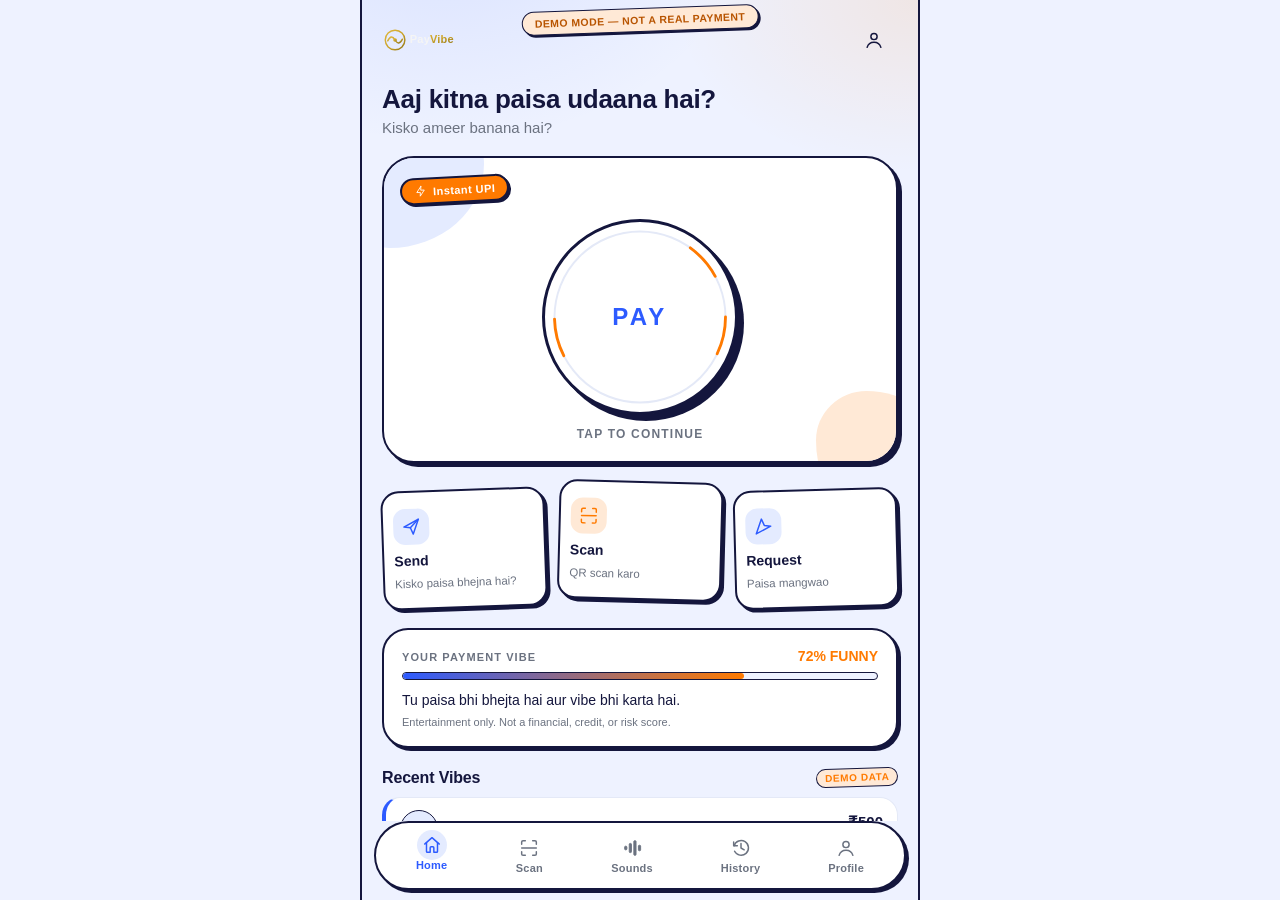
<file: index.html>
<!DOCTYPE html>
<html lang="en">
<head>
<meta charset="UTF-8">
<meta name="viewport" content="width=device-width, initial-scale=1.0, maximum-scale=1.0, user-scalable=no, viewport-fit=cover">
<meta name="theme-color" content="#EEF2FF">
<meta name="description" content="PayVibe — UPI, but not boring.">
<title>PayVibe — UPI, but not boring.</title>
<link rel="manifest" href="manifest.json">
<link rel="icon" type="image/svg+xml" href="assets/logo/payvibe-icon.svg">
<link rel="apple-touch-icon" href="assets/logo/payvibe-icon.svg">
<link rel="stylesheet" href="styles.css">
</head>
<body>

<!-- ===================== SPLASH ===================== -->
<div id="splash" class="splash">
  <img src="assets/logo/payvibe-icon.svg" alt="" class="splash-icon">
  <span class="splash-word">Pay<span class="splash-word-accent">Vibe</span></span>
</div>

<div id="app" class="app">

  <!-- ===================== TOP APP BAR ===================== -->
  <header class="topbar">
    <img class="topbar-logo" src="assets/logo/payvibe-logo.svg" alt="PayVibe">
    <button class="icon-btn" data-nav="profile" aria-label="Profile">
      <svg class="icon"><use href="#icon-profile"/></svg>
    </button>
  </header>

  <!-- ===================== MAIN SCROLL AREA ===================== -->
  <main class="screens" id="screens">

    <!-- ---------- HOME ---------- -->
    <section class="screen active" data-screen="home" id="screen-home">
      <div class="screen-inner">

        <div class="home-heading">
          <h1 id="home-title">Aaj kitna paisa udaana hai?</h1>
          <p id="home-subtitle">Chalo vibe karte hain.</p>
        </div>

        <div class="hero-panel">
          <span class="hero-blob hero-blob-a"></span>
          <span class="hero-blob hero-blob-b"></span>
          <span class="hero-sticker">
            <svg class="icon"><use href="#icon-bolt"/></svg> Instant UPI
          </span>

          <div class="pay-dial-wrap">
            <button class="pay-dial" id="pay-dial-btn" aria-label="Tap to pay">
              <svg class="pay-ring" viewBox="0 0 200 200">
                <circle class="pay-ring-track" cx="100" cy="100" r="90" fill="none"/>
                <circle class="pay-ring-glow" cx="100" cy="100" r="90" fill="none"/>
              </svg>
              <span class="pay-dial-label">PAY</span>
            </button>
            <p class="pay-dial-hint">Tap to continue</p>
          </div>
        </div>

        <div class="action-grid">
          <button class="action-card" data-nav="send">
            <span class="action-icon"><svg class="icon"><use href="#icon-send"/></svg></span>
            <span class="action-name">Send</span>
            <span class="action-copy">Kisko paisa bhejna hai?</span>
          </button>
          <button class="action-card" data-nav="scan">
            <span class="action-icon"><svg class="icon"><use href="#icon-scan"/></svg></span>
            <span class="action-name">Scan</span>
            <span class="action-copy">QR scan karo</span>
          </button>
          <button class="action-card" data-nav="request">
            <span class="action-icon"><svg class="icon"><use href="#icon-request"/></svg></span>
            <span class="action-name">Request</span>
            <span class="action-copy">Paisa mangwao</span>
          </button>
        </div>

        <div class="vibe-card">
          <div class="vibe-card-top">
            <span class="vibe-label">YOUR PAYMENT VIBE</span>
            <span class="vibe-score">72% FUNNY</span>
          </div>
          <div class="vibe-bar"><div class="vibe-bar-fill" style="width:72%"></div></div>
          <p class="vibe-copy">Tu paisa bhi bhejta hai aur vibe bhi karta hai.</p>
          <p class="vibe-disclaimer">Entertainment only. Not a financial, credit, or risk score.</p>
        </div>

        <div class="section-block">
          <div class="section-head">
            <h2>Recent Vibes</h2>
            <span class="demo-tag">DEMO DATA</span>
          </div>
          <div class="tx-list" id="recent-list"></div>
        </div>

      </div>
    </section>

    <!-- ---------- SEND ---------- -->
    <section class="screen" data-screen="send" id="screen-send">
      <div class="screen-inner">
        <div class="sub-header">
          <button class="icon-btn" data-back><svg class="icon"><use href="#icon-back"/></svg></button>
          <h1 id="send-heading">Kisko ameer banana hai?</h1>
        </div>

        <form id="send-form" class="form" novalidate>
          <label class="field">
            <span class="field-label">UPI ID</span>
            <input type="text" id="upi-id" placeholder="name@bank" autocomplete="off" autocapitalize="off" spellcheck="false" required>
            <span class="field-error" id="upi-id-error"></span>
          </label>

          <label class="field">
            <span class="field-label" id="send-amount-label">Amount</span>
            <div class="amount-input">
              <span class="rupee">₹</span>
              <input type="number" id="amount" inputmode="decimal" min="1" step="0.01" placeholder="0" required>
            </div>
            <span class="field-error" id="amount-error"></span>
          </label>

          <div class="quick-amounts">
            <button type="button" class="chip" data-amt="100">₹100</button>
            <button type="button" class="chip" data-amt="200">₹200</button>
            <button type="button" class="chip" data-amt="500">₹500</button>
            <button type="button" class="chip" data-amt="1000">₹1000</button>
          </div>

          <label class="field">
            <span class="field-label">Note</span>
            <input type="text" id="note" placeholder="Add a note (optional)" maxlength="60">
          </label>

          <button type="submit" class="btn-primary btn-lg">UDA DO</button>
        </form>
      </div>
    </section>

    <!-- ---------- SCAN ---------- -->
    <section class="screen" data-screen="scan" id="screen-scan">
      <div class="screen-inner">
        <div class="sub-header">
          <button class="icon-btn" data-back><svg class="icon"><use href="#icon-back"/></svg></button>
          <h1 id="scan-heading">QR scan karo.</h1>
        </div>

        <div class="scan-viewport" id="scan-viewport">
          <video id="scan-video" playsinline muted></video>
          <div class="scan-frame">
            <span class="corner tl"></span><span class="corner tr"></span>
            <span class="corner bl"></span><span class="corner br"></span>
          </div>
          <div class="scan-fallback" id="scan-fallback" hidden>
            <svg class="icon icon-lg"><use href="#icon-scan"/></svg>
            <p id="scan-fallback-msg">Camera access nahi mil raha.</p>
            <p class="scan-fallback-sub">QR image upload karke try karo.</p>
          </div>
        </div>

        <div class="scan-actions">
          <label class="btn-secondary" for="scan-upload-input">
            <svg class="icon"><use href="#icon-scan"/></svg> Upload QR image
          </label>
          <input type="file" id="scan-upload-input" accept="image/*" hidden>
          <button class="btn-secondary" id="scan-demo-btn">Try a demo QR</button>
        </div>

        <p class="scan-hint">Point the camera at any UPI QR code.</p>

        <div class="manual-entry" id="scan-manual-entry" hidden>
          <label class="field">
            <span class="field-label">Or paste a UPI payment link / ID</span>
            <input type="text" id="scan-manual-input" placeholder="upi://pay?pa=name@bank... or name@bank" autocomplete="off" autocapitalize="off" spellcheck="false">
          </label>
          <button class="btn-primary" id="scan-manual-submit">Continue</button>
        </div>
      </div>
    </section>

    <!-- ---------- SCAN RESULT (confirm) ---------- -->
    <section class="screen" data-screen="scan-confirm" id="screen-scan-confirm">
      <div class="screen-inner">
        <div class="sub-header">
          <button class="icon-btn" data-back><svg class="icon"><use href="#icon-back"/></svg></button>
          <h1>Confirm payment</h1>
        </div>
        <div class="confirm-card">
          <div class="confirm-row"><span>Merchant</span><strong id="qr-merchant">—</strong></div>
          <div class="confirm-row"><span>UPI ID</span><strong id="qr-upi">—</strong></div>
          <div class="confirm-row"><span>Amount</span><strong id="qr-amount">—</strong></div>
          <div class="confirm-row"><span>Note</span><strong id="qr-note">—</strong></div>
        </div>
        <button class="btn-primary btn-lg" id="qr-pay-btn">PAY</button>
      </div>
    </section>

    <!-- ---------- REQUEST ---------- -->
    <section class="screen" data-screen="request" id="screen-request">
      <div class="screen-inner">
        <div class="sub-header">
          <button class="icon-btn" data-back><svg class="icon"><use href="#icon-back"/></svg></button>
          <h1 id="request-heading">Kisse paise lene hain?</h1>
        </div>
        <form id="request-form" class="form" novalidate>
          <label class="field">
            <span class="field-label">Their UPI ID</span>
            <input type="text" id="req-upi-id" placeholder="name@bank" autocomplete="off" autocapitalize="off" spellcheck="false" required>
          </label>
          <label class="field">
            <span class="field-label" id="request-amount-label">Amount</span>
            <div class="amount-input">
              <span class="rupee">₹</span>
              <input type="number" id="req-amount" inputmode="decimal" min="1" step="0.01" placeholder="0" required>
            </div>
          </label>
          <label class="field">
            <span class="field-label">Note</span>
            <input type="text" id="req-note" placeholder="Kisliye chahiye bhai?" maxlength="60">
          </label>
          <button type="submit" class="btn-primary btn-lg">REQUEST BHEJO</button>
        </form>
      </div>
    </section>

    <!-- ---------- PROCESSING ---------- -->
    <section class="screen" data-screen="processing" id="screen-processing">
      <div class="screen-inner processing-inner">
        <div class="processing-ring">
          <svg viewBox="0 0 120 120"><circle cx="60" cy="60" r="52" fill="none" stroke-width="4"/></svg>
        </div>
        <p class="processing-msg" id="processing-msg">Paisa pack ho raha hai...</p>
      </div>
    </section>

    <!-- ---------- SUCCESS ---------- -->
    <section class="screen" data-screen="success" id="screen-success">
      <div class="screen-inner processing-inner">
        <div class="result-icon success-icon">
          <svg viewBox="0 0 24 24"><use href="#icon-check"/></svg>
        </div>
        <h1 id="success-title">Ho gaya bhai.</h1>
        <p class="result-sub" id="success-sub">Payment complete.</p>
        <div class="result-amount" id="success-amount">₹0</div>
        <div class="result-recipient" id="success-recipient">—</div>
        <p class="result-extra" id="success-extra"></p>
        <p class="result-note" id="success-status-note">Payment initiated. Please verify the transaction in your UPI app.</p>
        <button class="btn-secondary" id="play-sound-btn">
          <svg class="icon"><use href="#icon-sound"/></svg> Play Sound
        </button>
        <button class="btn-primary btn-lg" data-nav="home">DONE</button>
      </div>
    </section>

    <!-- ---------- FAILURE ---------- -->
    <section class="screen" data-screen="failure" id="screen-failure">
      <div class="screen-inner processing-inner">
        <div class="result-icon failure-icon">
          <svg viewBox="0 0 24 24"><use href="#icon-warning"/></svg>
        </div>
        <h1 id="failure-title">Arre yaar, payment nahi hui.</h1>
        <p class="result-sub" id="failure-sub">Thoda scene kharab ho gaya. Dobara try kar sakte ho.</p>
        <p class="result-note" id="failure-detail">—</p>
        <button class="btn-primary btn-lg" data-nav="send">DOBARA TRY KARO</button>
        <button class="btn-secondary" data-nav="home">Go home</button>
      </div>
    </section>

    <!-- ---------- SOUNDS ---------- -->
    <section class="screen" data-screen="sounds" id="screen-sounds">
      <div class="screen-inner">
        <div class="sub-header">
          <button class="icon-btn" data-back><svg class="icon"><use href="#icon-back"/></svg></button>
          <h1>Sounds</h1>
        </div>
        <p class="section-subtitle">Payment ko thoda mazedaar banao.</p>

        <div class="mode-row">
          <button class="chip chip-mode active" data-sound-mode="random">
            <svg class="icon"><use href="#icon-shuffle"/></svg> Random
          </button>
          <button class="chip chip-mode" data-sound-mode="favorite">
            <svg class="icon"><use href="#icon-favorite"/></svg> My Favorite
          </button>
          <button class="chip chip-mode" data-sound-mode="silent">Silent</button>
        </div>

        <div class="tabs" id="sound-cats">
          <button class="tab active" data-cat="all">All</button>
          <button class="tab" data-cat="funny">Funny</button>
          <button class="tab" data-cat="savage">Savage</button>
          <button class="tab" data-cat="desi">Desi</button>
          <button class="tab" data-cat="attitude">Attitude</button>
        </div>

        <div class="sound-list" id="sound-list"></div>
      </div>
    </section>

    <!-- ---------- HISTORY ---------- -->
    <section class="screen" data-screen="history" id="screen-history">
      <div class="screen-inner">
        <div class="sub-header">
          <button class="icon-btn" data-back><svg class="icon"><use href="#icon-back"/></svg></button>
          <h1>Payment History</h1>
        </div>

        <div class="search-row">
          <svg class="icon search-icon"><use href="#icon-search"/></svg>
          <input type="text" id="history-search" placeholder="Search recipient or UPI ID" autocomplete="off">
        </div>
        <div class="tabs" id="history-filters">
          <button class="tab active" data-filter="all">All</button>
          <button class="tab" data-filter="success">Successful</button>
          <button class="tab" data-filter="failed">Failed</button>
          <button class="tab" data-filter="initiated">Initiated</button>
        </div>

        <div class="tx-list" id="history-list"></div>
        <div class="empty-state" id="history-empty" hidden>
          <p>Abhi tak ek rupaya bhi nahi udaaya?</p>
        </div>
      </div>
    </section>

    <!-- ---------- TX DETAIL ---------- -->
    <section class="screen" data-screen="tx-detail" id="screen-tx-detail">
      <div class="screen-inner">
        <div class="sub-header">
          <button class="icon-btn" data-back><svg class="icon"><use href="#icon-back"/></svg></button>
          <h1>Transaction</h1>
        </div>
        <div class="confirm-card" id="tx-detail-card"></div>
      </div>
    </section>

    <!-- ---------- PROFILE ---------- -->
    <section class="screen" data-screen="profile" id="screen-profile">
      <div class="screen-inner">
        <div class="sub-header">
          <button class="icon-btn" data-back><svg class="icon"><use href="#icon-back"/></svg></button>
          <h1>Profile</h1>
        </div>

        <div class="list-menu">
          <button class="list-item" data-nav="sounds"><span>My Sound</span><span class="list-item-value" id="pv-my-sound">Random</span></button>
          <div class="list-item">
            <span>Fun Mode</span>
            <label class="switch"><input type="checkbox" id="fun-mode-toggle" checked><span class="switch-track"></span></label>
          </div>
          <button class="list-item" data-nav="personality"><span>Personality</span><span class="list-item-value" id="pv-personality">Funny</span></button>
          <button class="list-item" data-nav="settings"><span>Settings</span></button>
          <button class="list-item" data-nav="about"><span>About PayVibe</span></button>
          <button class="list-item" data-nav="about"><span>Terms</span></button>
          <button class="list-item" data-nav="about"><span>Privacy Policy</span></button>
        </div>
      </div>
    </section>

    <!-- ---------- PERSONALITY ---------- -->
    <section class="screen" data-screen="personality" id="screen-personality">
      <div class="screen-inner">
        <div class="sub-header">
          <button class="icon-btn" data-back><svg class="icon"><use href="#icon-back"/></svg></button>
          <h1>Personality</h1>
        </div>
        <p class="section-subtitle">Changes wording and sound picks. Not a full redesign.</p>
        <div class="personality-grid" id="personality-grid"></div>
      </div>
    </section>

    <!-- ---------- SETTINGS ---------- -->
    <section class="screen" data-screen="settings" id="screen-settings">
      <div class="screen-inner">
        <div class="sub-header">
          <button class="icon-btn" data-back><svg class="icon"><use href="#icon-back"/></svg></button>
          <h1>Settings</h1>
        </div>

        <div class="list-menu">
          <div class="list-item">
            <span>Sound</span>
            <label class="switch"><input type="checkbox" id="setting-sound" checked><span class="switch-track"></span></label>
          </div>
          <div class="list-item">
            <span>Fun Mode</span>
            <label class="switch"><input type="checkbox" id="setting-fun" checked><span class="switch-track"></span></label>
          </div>
          <div class="list-item">
            <span>Haptic Feedback</span>
            <label class="switch"><input type="checkbox" id="setting-haptic" checked><span class="switch-track"></span></label>
          </div>
          <div class="list-item">
            <span>Demo Mode</span>
            <label class="switch"><input type="checkbox" id="setting-demo" checked><span class="switch-track"></span></label>
          </div>
          <button class="list-item" data-nav="sounds"><span>Default Sound</span></button>
          <button class="list-item" data-nav="personality"><span>Personality</span><span class="list-item-value" id="pv-settings-personality">Funny</span></button>
          <div class="list-item"><span>Theme</span><span class="list-item-value">Dark Gold</span></div>
          <button class="list-item danger" id="clear-history-btn"><span>Clear Local History</span></button>
          <button class="list-item" data-nav="about"><span>Privacy</span></button>
          <button class="list-item" data-nav="about"><span>About</span></button>
        </div>
      </div>
    </section>

    <!-- ---------- ABOUT ---------- -->
    <section class="screen" data-screen="about" id="screen-about">
      <div class="screen-inner">
        <div class="sub-header">
          <button class="icon-btn" data-back><svg class="icon"><use href="#icon-back"/></svg></button>
          <h1>About PayVibe</h1>
        </div>
        <div class="about-copy">
          <p>PayVibe is a UPI payment companion that hands off payments to your installed UPI apps using the standard UPI deep-link. PayVibe is not a bank, not a UPI network member, and never processes money itself.</p>
          <p>PayVibe never asks for your UPI PIN, OTP, card PIN, or banking passwords. Every payment is confirmed inside your own UPI app.</p>
          <p>The Payment Vibe score is entertainment only — it is not a credit score, risk score, or any kind of financial rating.</p>
          <p class="version-tag">Version 1.0.0</p>
        </div>
      </div>
    </section>

  </main>

  <!-- ===================== BOTTOM NAV ===================== -->
  <nav class="bottom-nav">
    <button class="nav-btn active" data-nav="home">
      <svg class="icon"><use href="#icon-home"/></svg>
      <span>Home</span>
    </button>
    <button class="nav-btn" data-nav="scan">
      <svg class="icon"><use href="#icon-scan"/></svg>
      <span>Scan</span>
    </button>
    <button class="nav-btn" data-nav="sounds">
      <svg class="icon"><use href="#icon-sound"/></svg>
      <span>Sounds</span>
    </button>
    <button class="nav-btn" data-nav="history">
      <svg class="icon"><use href="#icon-history"/></svg>
      <span>History</span>
    </button>
    <button class="nav-btn" data-nav="profile">
      <svg class="icon"><use href="#icon-profile"/></svg>
      <span>Profile</span>
    </button>
  </nav>

  <!-- ===================== DEMO MODE BADGE ===================== -->
  <div class="demo-badge" id="demo-badge">DEMO MODE — NOT A REAL PAYMENT</div>

  <!-- ===================== TOAST ===================== -->
  <div class="toast" id="toast"></div>

  <!-- ===================== SUCCESS POPUP ===================== -->
  <div class="modal-overlay" id="success-popup" hidden>
    <div class="modal-card">
      <div class="modal-icon">
        <svg viewBox="0 0 24 24"><use href="#icon-check"/></svg>
      </div>
      <h2 id="popup-title">Ho gaya bhai!</h2>
      <div class="modal-amount" id="popup-amount">₹0</div>
      <p class="modal-recipient" id="popup-recipient">—</p>
      <button class="btn-primary btn-lg" id="popup-ok-btn">OK</button>
    </div>
  </div>

</div>

<!-- ===================== SVG SPRITE (icon defs, inlined for WebView/file:// reliability) ===================== -->
<svg style="display:none" xmlns="http://www.w3.org/2000/svg">
  <symbol id="icon-send" viewBox="0 0 24 24"><path d="M4 12L20 4L14 20L11 13L4 12Z" stroke="currentColor" stroke-width="1.6" fill="none" stroke-linejoin="round" stroke-linecap="round"/><path d="M11 13L20 4" stroke="currentColor" stroke-width="1.6" fill="none" stroke-linecap="round"/></symbol>
  <symbol id="icon-scan" viewBox="0 0 24 24"><path d="M4 8V5.5C4 4.67 4.67 4 5.5 4H8" stroke="currentColor" stroke-width="1.6" fill="none" stroke-linecap="round"/><path d="M16 4H18.5C19.33 4 20 4.67 20 5.5V8" stroke="currentColor" stroke-width="1.6" fill="none" stroke-linecap="round"/><path d="M20 16V18.5C20 19.33 19.33 20 18.5 20H16" stroke="currentColor" stroke-width="1.6" fill="none" stroke-linecap="round"/><path d="M8 20H5.5C4.67 20 4 19.33 4 18.5V16" stroke="currentColor" stroke-width="1.6" fill="none" stroke-linecap="round"/><line x1="4" y1="12" x2="20" y2="12" stroke="currentColor" stroke-width="1.6" stroke-linecap="round"/></symbol>
  <symbol id="icon-request" viewBox="0 0 24 24"><path d="M4 12L20 4L14 20L11 13L4 12Z" stroke="currentColor" stroke-width="1.6" fill="none" stroke-linejoin="round" stroke-linecap="round" transform="rotate(180 12 12)"/></symbol>
  <symbol id="icon-history" viewBox="0 0 24 24"><path d="M12 7V12L15.5 14" stroke="currentColor" stroke-width="1.6" fill="none" stroke-linecap="round" stroke-linejoin="round"/><path d="M4.5 9.5A8 8 0 1 1 5 15.5" stroke="currentColor" stroke-width="1.6" fill="none" stroke-linecap="round"/><path d="M4 5.5V9.5H8" stroke="currentColor" stroke-width="1.6" fill="none" stroke-linecap="round" stroke-linejoin="round"/></symbol>
  <symbol id="icon-sound" viewBox="0 0 24 24"><rect x="4" y="10" width="2.4" height="4" rx="1" fill="currentColor"/><rect x="9" y="7" width="2.4" height="10" rx="1" fill="currentColor"/><rect x="14" y="4" width="2.4" height="16" rx="1" fill="currentColor"/><rect x="19" y="9" width="2.4" height="6" rx="1" fill="currentColor"/></symbol>
  <symbol id="icon-profile" viewBox="0 0 24 24"><circle cx="12" cy="8.2" r="3.4" stroke="currentColor" stroke-width="1.6" fill="none"/><path d="M4.5 20C5.6 16.2 8.4 14.5 12 14.5C15.6 14.5 18.4 16.2 19.5 20" stroke="currentColor" stroke-width="1.6" fill="none" stroke-linecap="round"/></symbol>
  <symbol id="icon-settings" viewBox="0 0 24 24"><circle cx="12" cy="12" r="3" stroke="currentColor" stroke-width="1.6" fill="none"/><path d="M12 3.5V6M12 18V20.5M20.5 12H18M6 12H3.5M17.7 6.3L16 8M8 16L6.3 17.7M17.7 17.7L16 16M8 8L6.3 6.3" stroke="currentColor" stroke-width="1.6" fill="none" stroke-linecap="round"/></symbol>
  <symbol id="icon-back" viewBox="0 0 24 24"><path d="M15 5L8 12L15 19" stroke="currentColor" stroke-width="1.8" fill="none" stroke-linecap="round" stroke-linejoin="round"/></symbol>
  <symbol id="icon-play" viewBox="0 0 24 24"><path d="M7 5.5V18.5L18 12L7 5.5Z" fill="currentColor"/></symbol>
  <symbol id="icon-pause" viewBox="0 0 24 24"><rect x="7" y="5.5" width="3.2" height="13" rx="1" fill="currentColor"/><rect x="13.8" y="5.5" width="3.2" height="13" rx="1" fill="currentColor"/></symbol>
  <symbol id="icon-favorite" viewBox="0 0 24 24"><path d="M12 19.5C12 19.5 4 15 4 9.6C4 6.8 6.1 4.8 8.6 4.8C10 4.8 11.2 5.5 12 6.6C12.8 5.5 14 4.8 15.4 4.8C17.9 4.8 20 6.8 20 9.6C20 15 12 19.5 12 19.5Z" stroke="currentColor" stroke-width="1.6" fill="none" stroke-linejoin="round"/></symbol>
  <symbol id="icon-check" viewBox="0 0 24 24"><circle cx="12" cy="12" r="9.5" stroke="currentColor" stroke-width="1.6" fill="none"/><path d="M7.5 12.5L10.3 15.3L16.5 9" stroke="currentColor" stroke-width="1.8" fill="none" stroke-linecap="round" stroke-linejoin="round"/></symbol>
  <symbol id="icon-warning" viewBox="0 0 24 24"><path d="M12 4L21.5 20H2.5L12 4Z" stroke="currentColor" stroke-width="1.6" fill="none" stroke-linejoin="round"/><line x1="12" y1="10" x2="12" y2="14.5" stroke="currentColor" stroke-width="1.6" stroke-linecap="round"/><circle cx="12" cy="17.3" r="1" fill="currentColor"/></symbol>
  <symbol id="icon-volume" viewBox="0 0 24 24"><path d="M4 9.5V14.5H7.5L12.5 18.5V5.5L7.5 9.5H4Z" stroke="currentColor" stroke-width="1.6" fill="none" stroke-linejoin="round"/><path d="M16 9C17 10 17 14 16 15" stroke="currentColor" stroke-width="1.6" fill="none" stroke-linecap="round"/><path d="M18.3 6.7C20.3 9 20.3 15 18.3 17.3" stroke="currentColor" stroke-width="1.6" fill="none" stroke-linecap="round"/></symbol>
  <symbol id="icon-close" viewBox="0 0 24 24"><path d="M6 6L18 18M18 6L6 18" stroke="currentColor" stroke-width="1.8" fill="none" stroke-linecap="round"/></symbol>
  <symbol id="icon-shuffle" viewBox="0 0 24 24"><path d="M4 6H7.5L15 18H20" stroke="currentColor" stroke-width="1.6" fill="none" stroke-linecap="round" stroke-linejoin="round"/><path d="M15 6H20M4 18H7.5" stroke="currentColor" stroke-width="1.6" fill="none" stroke-linecap="round" stroke-linejoin="round"/><path d="M17.5 3.5L20 6L17.5 8.5M17.5 15.5L20 18L17.5 20.5" stroke="currentColor" stroke-width="1.6" fill="none" stroke-linecap="round" stroke-linejoin="round"/></symbol>
  <symbol id="icon-home" viewBox="0 0 24 24"><path d="M4 11L12 4L20 11" stroke="currentColor" stroke-width="1.6" fill="none" stroke-linecap="round" stroke-linejoin="round"/><path d="M6 9.5V19C6 19.55 6.45 20 7 20H10V15C10 14.45 10.45 14 11 14H13C13.55 14 14 14.45 14 15V20H17C17.55 20 18 19.55 18 19V9.5" stroke="currentColor" stroke-width="1.6" fill="none" stroke-linecap="round" stroke-linejoin="round"/></symbol>
  <symbol id="icon-search" viewBox="0 0 24 24"><circle cx="10.5" cy="10.5" r="6.5" stroke="currentColor" stroke-width="1.6" fill="none"/><line x1="15.3" y1="15.3" x2="20.5" y2="20.5" stroke="currentColor" stroke-width="1.6" stroke-linecap="round"/></symbol>
  <symbol id="icon-more" viewBox="0 0 24 24"><circle cx="5.5" cy="12" r="1.6" fill="currentColor"/><circle cx="12" cy="12" r="1.6" fill="currentColor"/><circle cx="18.5" cy="12" r="1.6" fill="currentColor"/></symbol>
  <symbol id="icon-bolt" viewBox="0 0 24 24"><path d="M13 3L5 14H11.5L11 21L19 10H12.5L13 3Z" stroke="currentColor" stroke-width="1.6" fill="none" stroke-linejoin="round" stroke-linecap="round"/></symbol>
</svg>

<script src="app.js" defer></script>
</body>
</html>
</file>
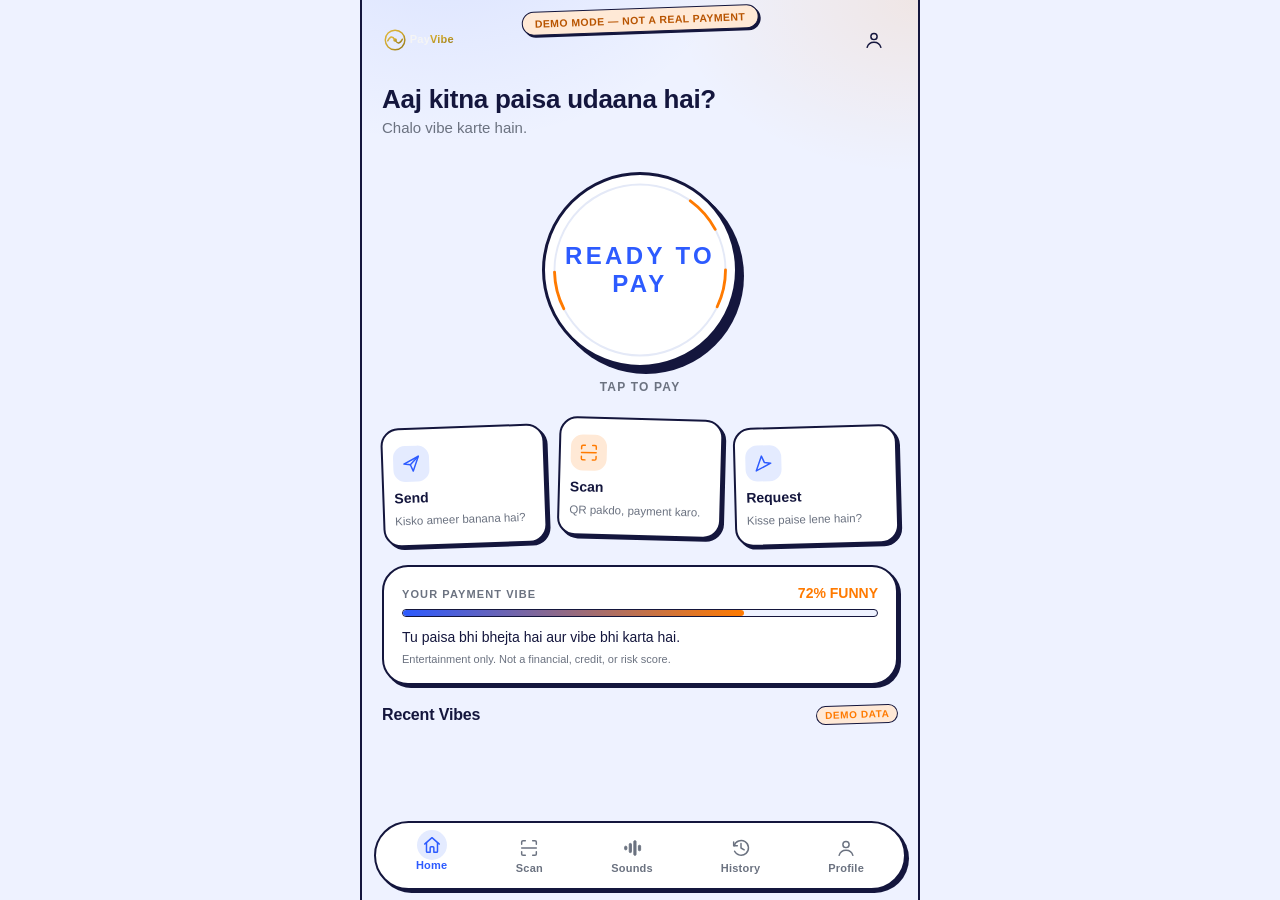
<file: index-27.html>
<!DOCTYPE html>
<html lang="en">
<head>
<meta charset="UTF-8">
<meta name="viewport" content="width=device-width, initial-scale=1.0, maximum-scale=1.0, user-scalable=no, viewport-fit=cover">
<meta name="theme-color" content="#080808">
<meta name="description" content="PayVibe — UPI, but not boring.">
<title>PayVibe — UPI, but not boring.</title>
<link rel="manifest" href="manifest.json">
<link rel="stylesheet" href="styles.css">
</head>
<body>

<div id="app" class="app">

  <!-- ===================== TOP APP BAR ===================== -->
  <header class="topbar">
    <img class="topbar-logo" src="assets/logo/payvibe-logo.svg" alt="PayVibe">
    <button class="icon-btn" data-nav="profile" aria-label="Profile">
      <svg class="icon"><use href="#icon-profile"/></svg>
    </button>
  </header>

  <!-- ===================== MAIN SCROLL AREA ===================== -->
  <main class="screens" id="screens">

    <!-- ---------- HOME ---------- -->
    <section class="screen active" data-screen="home" id="screen-home">
      <div class="screen-inner">

        <div class="home-heading">
          <h1 id="home-title">Aaj kitna paisa udaana hai?</h1>
          <p id="home-subtitle">Chalo vibe karte hain.</p>
        </div>

        <div class="pay-dial-wrap">
          <button class="pay-dial" id="pay-dial-btn" aria-label="Tap to pay">
            <svg class="pay-ring" viewBox="0 0 200 200">
              <circle class="pay-ring-track" cx="100" cy="100" r="90" fill="none"/>
              <circle class="pay-ring-glow" cx="100" cy="100" r="90" fill="none"/>
            </svg>
            <span class="pay-dial-label">READY TO PAY</span>
          </button>
          <p class="pay-dial-hint">TAP TO PAY</p>
        </div>

        <div class="action-grid">
          <button class="action-card" data-nav="send">
            <span class="action-icon"><svg class="icon"><use href="#icon-send"/></svg></span>
            <span class="action-name">Send</span>
            <span class="action-copy">Kisko ameer banana hai?</span>
          </button>
          <button class="action-card" data-nav="scan">
            <span class="action-icon"><svg class="icon"><use href="#icon-scan"/></svg></span>
            <span class="action-name">Scan</span>
            <span class="action-copy">QR pakdo, payment karo.</span>
          </button>
          <button class="action-card" data-nav="request">
            <span class="action-icon"><svg class="icon"><use href="#icon-request"/></svg></span>
            <span class="action-name">Request</span>
            <span class="action-copy">Kisse paise lene hain?</span>
          </button>
        </div>

        <div class="vibe-card">
          <div class="vibe-card-top">
            <span class="vibe-label">YOUR PAYMENT VIBE</span>
            <span class="vibe-score">72% FUNNY</span>
          </div>
          <div class="vibe-bar"><div class="vibe-bar-fill" style="width:72%"></div></div>
          <p class="vibe-copy">Tu paisa bhi bhejta hai aur vibe bhi karta hai.</p>
          <p class="vibe-disclaimer">Entertainment only. Not a financial, credit, or risk score.</p>
        </div>

        <div class="section-block">
          <div class="section-head">
            <h2>Recent Vibes</h2>
            <span class="demo-tag">DEMO DATA</span>
          </div>
          <div class="tx-list" id="recent-list"></div>
        </div>

      </div>
    </section>

    <!-- ---------- SEND ---------- -->
    <section class="screen" data-screen="send" id="screen-send">
      <div class="screen-inner">
        <div class="sub-header">
          <button class="icon-btn" data-back><svg class="icon"><use href="#icon-back"/></svg></button>
          <h1>Kisko ameer banana hai?</h1>
        </div>

        <form id="send-form" class="form" novalidate>
          <label class="field">
            <span class="field-label">UPI ID</span>
            <input type="text" id="upi-id" placeholder="name@bank" autocomplete="off" autocapitalize="off" spellcheck="false" required>
            <span class="field-error" id="upi-id-error"></span>
          </label>

          <label class="field">
            <span class="field-label">Amount</span>
            <div class="amount-input">
              <span class="rupee">₹</span>
              <input type="number" id="amount" inputmode="decimal" min="1" step="0.01" placeholder="0" required>
            </div>
            <span class="field-error" id="amount-error"></span>
          </label>

          <div class="quick-amounts">
            <button type="button" class="chip" data-amt="100">₹100</button>
            <button type="button" class="chip" data-amt="200">₹200</button>
            <button type="button" class="chip" data-amt="500">₹500</button>
            <button type="button" class="chip" data-amt="1000">₹1000</button>
          </div>

          <label class="field">
            <span class="field-label">Note</span>
            <input type="text" id="note" placeholder="Kitne rupaye sacrifice karne hain?" maxlength="60">
          </label>

          <button type="submit" class="btn-primary btn-lg">UDA DO</button>
        </form>
      </div>
    </section>

    <!-- ---------- SCAN ---------- -->
    <section class="screen" data-screen="scan" id="screen-scan">
      <div class="screen-inner">
        <div class="sub-header">
          <button class="icon-btn" data-back><svg class="icon"><use href="#icon-back"/></svg></button>
          <h1>QR pakdo, payment karo.</h1>
        </div>

        <div class="scan-viewport" id="scan-viewport">
          <video id="scan-video" playsinline muted></video>
          <div class="scan-frame">
            <span class="corner tl"></span><span class="corner tr"></span>
            <span class="corner bl"></span><span class="corner br"></span>
          </div>
          <div class="scan-fallback" id="scan-fallback" hidden>
            <svg class="icon icon-lg"><use href="#icon-scan"/></svg>
            <p>Camera not available in this view.</p>
            <button class="btn-secondary" id="scan-demo-btn">Try a demo QR</button>
          </div>
        </div>
        <p class="scan-hint">Point the camera at any UPI QR code.</p>
      </div>
    </section>

    <!-- ---------- SCAN RESULT (confirm) ---------- -->
    <section class="screen" data-screen="scan-confirm" id="screen-scan-confirm">
      <div class="screen-inner">
        <div class="sub-header">
          <button class="icon-btn" data-back><svg class="icon"><use href="#icon-back"/></svg></button>
          <h1>Confirm payment</h1>
        </div>
        <div class="confirm-card">
          <div class="confirm-row"><span>Merchant</span><strong id="qr-merchant">—</strong></div>
          <div class="confirm-row"><span>UPI ID</span><strong id="qr-upi">—</strong></div>
          <div class="confirm-row"><span>Amount</span><strong id="qr-amount">—</strong></div>
          <div class="confirm-row"><span>Note</span><strong id="qr-note">—</strong></div>
        </div>
        <button class="btn-primary btn-lg" id="qr-pay-btn">PAY</button>
      </div>
    </section>

    <!-- ---------- REQUEST ---------- -->
    <section class="screen" data-screen="request" id="screen-request">
      <div class="screen-inner">
        <div class="sub-header">
          <button class="icon-btn" data-back><svg class="icon"><use href="#icon-back"/></svg></button>
          <h1>Kisse paise lene hain?</h1>
        </div>
        <form id="request-form" class="form" novalidate>
          <label class="field">
            <span class="field-label">Their UPI ID</span>
            <input type="text" id="req-upi-id" placeholder="name@bank" autocomplete="off" autocapitalize="off" spellcheck="false" required>
          </label>
          <label class="field">
            <span class="field-label">Amount</span>
            <div class="amount-input">
              <span class="rupee">₹</span>
              <input type="number" id="req-amount" inputmode="decimal" min="1" step="0.01" placeholder="0" required>
            </div>
          </label>
          <label class="field">
            <span class="field-label">Note</span>
            <input type="text" id="req-note" placeholder="Kisliye chahiye bhai?" maxlength="60">
          </label>
          <button type="submit" class="btn-primary btn-lg">REQUEST BHEJO</button>
        </form>
      </div>
    </section>

    <!-- ---------- PROCESSING ---------- -->
    <section class="screen" data-screen="processing" id="screen-processing">
      <div class="screen-inner processing-inner">
        <div class="processing-ring">
          <svg viewBox="0 0 120 120"><circle cx="60" cy="60" r="52" fill="none" stroke-width="4"/></svg>
        </div>
        <p class="processing-msg" id="processing-msg">Paisa pack ho raha hai...</p>
      </div>
    </section>

    <!-- ---------- SUCCESS ---------- -->
    <section class="screen" data-screen="success" id="screen-success">
      <div class="screen-inner processing-inner">
        <div class="result-icon success-icon">
          <svg viewBox="0 0 24 24"><use href="#icon-check"/></svg>
        </div>
        <h1 id="success-title">Ho gaya bhai!</h1>
        <p class="result-sub">Payment complete.</p>
        <div class="result-amount" id="success-amount">₹0</div>
        <div class="result-recipient" id="success-recipient">—</div>
        <p class="result-note" id="success-status-note">Payment initiated. Please verify the transaction in your UPI app.</p>
        <button class="btn-secondary" id="play-sound-btn">
          <svg class="icon"><use href="#icon-sound"/></svg> Play Sound
        </button>
        <button class="btn-primary btn-lg" data-nav="home">DONE</button>
      </div>
    </section>

    <!-- ---------- FAILURE ---------- -->
    <section class="screen" data-screen="failure" id="screen-failure">
      <div class="screen-inner processing-inner">
        <div class="result-icon failure-icon">
          <svg viewBox="0 0 24 24"><use href="#icon-warning"/></svg>
        </div>
        <h1>Arre yaar, payment nahi hui.</h1>
        <p class="result-sub">Kuch gadbad ho gayi. Dobara try kar sakte ho.</p>
        <p class="result-note" id="failure-detail">—</p>
        <button class="btn-primary btn-lg" data-nav="send">DOBARA TRY KARO</button>
        <button class="btn-secondary" data-nav="home">Go home</button>
      </div>
    </section>

    <!-- ---------- SOUNDS ---------- -->
    <section class="screen" data-screen="sounds" id="screen-sounds">
      <div class="screen-inner">
        <div class="sub-header">
          <button class="icon-btn" data-back><svg class="icon"><use href="#icon-back"/></svg></button>
          <h1>Sounds</h1>
        </div>
        <p class="section-subtitle">Payment ko thoda mazedaar banao.</p>

        <div class="mode-row">
          <button class="chip chip-mode active" data-sound-mode="random">
            <svg class="icon"><use href="#icon-shuffle"/></svg> Random
          </button>
          <button class="chip chip-mode" data-sound-mode="favorite">
            <svg class="icon"><use href="#icon-favorite"/></svg> My Favorite
          </button>
          <button class="chip chip-mode" data-sound-mode="silent">Silent</button>
        </div>

        <div class="tabs" id="sound-cats">
          <button class="tab active" data-cat="all">All</button>
          <button class="tab" data-cat="funny">Funny</button>
          <button class="tab" data-cat="savage">Savage</button>
          <button class="tab" data-cat="desi">Desi</button>
          <button class="tab" data-cat="attitude">Attitude</button>
        </div>

        <div class="sound-list" id="sound-list"></div>
      </div>
    </section>

    <!-- ---------- HISTORY ---------- -->
    <section class="screen" data-screen="history" id="screen-history">
      <div class="screen-inner">
        <div class="sub-header">
          <button class="icon-btn" data-back><svg class="icon"><use href="#icon-back"/></svg></button>
          <h1>History</h1>
        </div>

        <div class="search-row">
          <input type="text" id="history-search" placeholder="Search recipient or UPI ID" autocomplete="off">
        </div>
        <div class="tabs" id="history-filters">
          <button class="tab active" data-filter="all">All</button>
          <button class="tab" data-filter="success">Successful</button>
          <button class="tab" data-filter="failed">Failed</button>
          <button class="tab" data-filter="initiated">Initiated</button>
        </div>

        <div class="tx-list" id="history-list"></div>
        <div class="empty-state" id="history-empty" hidden>
          <p>Abhi tak ek rupaya bhi nahi udaaya?</p>
        </div>
      </div>
    </section>

    <!-- ---------- TX DETAIL ---------- -->
    <section class="screen" data-screen="tx-detail" id="screen-tx-detail">
      <div class="screen-inner">
        <div class="sub-header">
          <button class="icon-btn" data-back><svg class="icon"><use href="#icon-back"/></svg></button>
          <h1>Transaction</h1>
        </div>
        <div class="confirm-card" id="tx-detail-card"></div>
      </div>
    </section>

    <!-- ---------- PROFILE ---------- -->
    <section class="screen" data-screen="profile" id="screen-profile">
      <div class="screen-inner">
        <div class="sub-header">
          <button class="icon-btn" data-back><svg class="icon"><use href="#icon-back"/></svg></button>
          <h1>Profile</h1>
        </div>

        <div class="list-menu">
          <button class="list-item" data-nav="sounds"><span>My Sound</span><span class="list-item-value" id="pv-my-sound">Random</span></button>
          <div class="list-item">
            <span>Fun Mode</span>
            <label class="switch"><input type="checkbox" id="fun-mode-toggle" checked><span class="switch-track"></span></label>
          </div>
          <button class="list-item" data-nav="personality"><span>Personality</span><span class="list-item-value" id="pv-personality">Funny</span></button>
          <button class="list-item" data-nav="settings"><span>Settings</span></button>
          <button class="list-item" data-nav="about"><span>About PayVibe</span></button>
          <button class="list-item" data-nav="about"><span>Terms</span></button>
          <button class="list-item" data-nav="about"><span>Privacy Policy</span></button>
        </div>
      </div>
    </section>

    <!-- ---------- PERSONALITY ---------- -->
    <section class="screen" data-screen="personality" id="screen-personality">
      <div class="screen-inner">
        <div class="sub-header">
          <button class="icon-btn" data-back><svg class="icon"><use href="#icon-back"/></svg></button>
          <h1>Personality</h1>
        </div>
        <p class="section-subtitle">Changes wording and sound picks. Not a full redesign.</p>
        <div class="personality-grid" id="personality-grid"></div>
      </div>
    </section>

    <!-- ---------- SETTINGS ---------- -->
    <section class="screen" data-screen="settings" id="screen-settings">
      <div class="screen-inner">
        <div class="sub-header">
          <button class="icon-btn" data-back><svg class="icon"><use href="#icon-back"/></svg></button>
          <h1>Settings</h1>
        </div>

        <div class="list-menu">
          <div class="list-item">
            <span>Sound</span>
            <label class="switch"><input type="checkbox" id="setting-sound" checked><span class="switch-track"></span></label>
          </div>
          <div class="list-item">
            <span>Fun Mode</span>
            <label class="switch"><input type="checkbox" id="setting-fun" checked><span class="switch-track"></span></label>
          </div>
          <div class="list-item">
            <span>Haptic Feedback</span>
            <label class="switch"><input type="checkbox" id="setting-haptic" checked><span class="switch-track"></span></label>
          </div>
          <div class="list-item">
            <span>Demo Mode</span>
            <label class="switch"><input type="checkbox" id="setting-demo" checked><span class="switch-track"></span></label>
          </div>
          <button class="list-item" data-nav="sounds"><span>Default Sound</span></button>
          <button class="list-item danger" id="clear-history-btn"><span>Clear Local History</span></button>
          <button class="list-item" data-nav="about"><span>About</span></button>
        </div>
      </div>
    </section>

    <!-- ---------- ABOUT ---------- -->
    <section class="screen" data-screen="about" id="screen-about">
      <div class="screen-inner">
        <div class="sub-header">
          <button class="icon-btn" data-back><svg class="icon"><use href="#icon-back"/></svg></button>
          <h1>About PayVibe</h1>
        </div>
        <div class="about-copy">
          <p>PayVibe is a UPI payment companion that hands off payments to your installed UPI apps using the standard UPI deep-link. PayVibe is not a bank, not a UPI network member, and never processes money itself.</p>
          <p>PayVibe never asks for your UPI PIN, OTP, card PIN, or banking passwords. Every payment is confirmed inside your own UPI app.</p>
          <p>The Payment Vibe score is entertainment only — it is not a credit score, risk score, or any kind of financial rating.</p>
          <p class="version-tag">Version 1.0.0</p>
        </div>
      </div>
    </section>

  </main>

  <!-- ===================== BOTTOM NAV ===================== -->
  <nav class="bottom-nav">
    <button class="nav-btn active" data-nav="home">
      <svg class="icon"><use href="#icon-home"/></svg>
      <span>Home</span>
    </button>
    <button class="nav-btn" data-nav="scan">
      <svg class="icon"><use href="#icon-scan"/></svg>
      <span>Scan</span>
    </button>
    <button class="nav-btn" data-nav="sounds">
      <svg class="icon"><use href="#icon-sound"/></svg>
      <span>Sounds</span>
    </button>
    <button class="nav-btn" data-nav="history">
      <svg class="icon"><use href="#icon-history"/></svg>
      <span>History</span>
    </button>
    <button class="nav-btn" data-nav="profile">
      <svg class="icon"><use href="#icon-profile"/></svg>
      <span>Profile</span>
    </button>
  </nav>

  <!-- ===================== DEMO MODE BADGE ===================== -->
  <div class="demo-badge" id="demo-badge">DEMO MODE — NOT A REAL PAYMENT</div>

  <!-- ===================== TOAST ===================== -->
  <div class="toast" id="toast"></div>

</div>

<!-- ===================== SVG SPRITE (icon defs, inlined for WebView/file:// reliability) ===================== -->
<svg style="display:none" xmlns="http://www.w3.org/2000/svg">
  <symbol id="icon-send" viewBox="0 0 24 24"><path d="M4 12L20 4L14 20L11 13L4 12Z" stroke="currentColor" stroke-width="1.6" fill="none" stroke-linejoin="round" stroke-linecap="round"/><path d="M11 13L20 4" stroke="currentColor" stroke-width="1.6" fill="none" stroke-linecap="round"/></symbol>
  <symbol id="icon-scan" viewBox="0 0 24 24"><path d="M4 8V5.5C4 4.67 4.67 4 5.5 4H8" stroke="currentColor" stroke-width="1.6" fill="none" stroke-linecap="round"/><path d="M16 4H18.5C19.33 4 20 4.67 20 5.5V8" stroke="currentColor" stroke-width="1.6" fill="none" stroke-linecap="round"/><path d="M20 16V18.5C20 19.33 19.33 20 18.5 20H16" stroke="currentColor" stroke-width="1.6" fill="none" stroke-linecap="round"/><path d="M8 20H5.5C4.67 20 4 19.33 4 18.5V16" stroke="currentColor" stroke-width="1.6" fill="none" stroke-linecap="round"/><line x1="4" y1="12" x2="20" y2="12" stroke="currentColor" stroke-width="1.6" stroke-linecap="round"/></symbol>
  <symbol id="icon-request" viewBox="0 0 24 24"><path d="M4 12L20 4L14 20L11 13L4 12Z" stroke="currentColor" stroke-width="1.6" fill="none" stroke-linejoin="round" stroke-linecap="round" transform="rotate(180 12 12)"/></symbol>
  <symbol id="icon-history" viewBox="0 0 24 24"><path d="M12 7V12L15.5 14" stroke="currentColor" stroke-width="1.6" fill="none" stroke-linecap="round" stroke-linejoin="round"/><path d="M4.5 9.5A8 8 0 1 1 5 15.5" stroke="currentColor" stroke-width="1.6" fill="none" stroke-linecap="round"/><path d="M4 5.5V9.5H8" stroke="currentColor" stroke-width="1.6" fill="none" stroke-linecap="round" stroke-linejoin="round"/></symbol>
  <symbol id="icon-sound" viewBox="0 0 24 24"><rect x="4" y="10" width="2.4" height="4" rx="1" fill="currentColor"/><rect x="9" y="7" width="2.4" height="10" rx="1" fill="currentColor"/><rect x="14" y="4" width="2.4" height="16" rx="1" fill="currentColor"/><rect x="19" y="9" width="2.4" height="6" rx="1" fill="currentColor"/></symbol>
  <symbol id="icon-profile" viewBox="0 0 24 24"><circle cx="12" cy="8.2" r="3.4" stroke="currentColor" stroke-width="1.6" fill="none"/><path d="M4.5 20C5.6 16.2 8.4 14.5 12 14.5C15.6 14.5 18.4 16.2 19.5 20" stroke="currentColor" stroke-width="1.6" fill="none" stroke-linecap="round"/></symbol>
  <symbol id="icon-settings" viewBox="0 0 24 24"><circle cx="12" cy="12" r="3" stroke="currentColor" stroke-width="1.6" fill="none"/><path d="M12 3.5V6M12 18V20.5M20.5 12H18M6 12H3.5M17.7 6.3L16 8M8 16L6.3 17.7M17.7 17.7L16 16M8 8L6.3 6.3" stroke="currentColor" stroke-width="1.6" fill="none" stroke-linecap="round"/></symbol>
  <symbol id="icon-back" viewBox="0 0 24 24"><path d="M15 5L8 12L15 19" stroke="currentColor" stroke-width="1.8" fill="none" stroke-linecap="round" stroke-linejoin="round"/></symbol>
  <symbol id="icon-play" viewBox="0 0 24 24"><path d="M7 5.5V18.5L18 12L7 5.5Z" fill="currentColor"/></symbol>
  <symbol id="icon-pause" viewBox="0 0 24 24"><rect x="7" y="5.5" width="3.2" height="13" rx="1" fill="currentColor"/><rect x="13.8" y="5.5" width="3.2" height="13" rx="1" fill="currentColor"/></symbol>
  <symbol id="icon-favorite" viewBox="0 0 24 24"><path d="M12 19.5C12 19.5 4 15 4 9.6C4 6.8 6.1 4.8 8.6 4.8C10 4.8 11.2 5.5 12 6.6C12.8 5.5 14 4.8 15.4 4.8C17.9 4.8 20 6.8 20 9.6C20 15 12 19.5 12 19.5Z" stroke="currentColor" stroke-width="1.6" fill="none" stroke-linejoin="round"/></symbol>
  <symbol id="icon-check" viewBox="0 0 24 24"><circle cx="12" cy="12" r="9.5" stroke="currentColor" stroke-width="1.6" fill="none"/><path d="M7.5 12.5L10.3 15.3L16.5 9" stroke="currentColor" stroke-width="1.8" fill="none" stroke-linecap="round" stroke-linejoin="round"/></symbol>
  <symbol id="icon-warning" viewBox="0 0 24 24"><path d="M12 4L21.5 20H2.5L12 4Z" stroke="currentColor" stroke-width="1.6" fill="none" stroke-linejoin="round"/><line x1="12" y1="10" x2="12" y2="14.5" stroke="currentColor" stroke-width="1.6" stroke-linecap="round"/><circle cx="12" cy="17.3" r="1" fill="currentColor"/></symbol>
  <symbol id="icon-volume" viewBox="0 0 24 24"><path d="M4 9.5V14.5H7.5L12.5 18.5V5.5L7.5 9.5H4Z" stroke="currentColor" stroke-width="1.6" fill="none" stroke-linejoin="round"/><path d="M16 9C17 10 17 14 16 15" stroke="currentColor" stroke-width="1.6" fill="none" stroke-linecap="round"/><path d="M18.3 6.7C20.3 9 20.3 15 18.3 17.3" stroke="currentColor" stroke-width="1.6" fill="none" stroke-linecap="round"/></symbol>
  <symbol id="icon-close" viewBox="0 0 24 24"><path d="M6 6L18 18M18 6L6 18" stroke="currentColor" stroke-width="1.8" fill="none" stroke-linecap="round"/></symbol>
  <symbol id="icon-shuffle" viewBox="0 0 24 24"><path d="M4 6H7.5L15 18H20" stroke="currentColor" stroke-width="1.6" fill="none" stroke-linecap="round" stroke-linejoin="round"/><path d="M15 6H20M4 18H7.5" stroke="currentColor" stroke-width="1.6" fill="none" stroke-linecap="round" stroke-linejoin="round"/><path d="M17.5 3.5L20 6L17.5 8.5M17.5 15.5L20 18L17.5 20.5" stroke="currentColor" stroke-width="1.6" fill="none" stroke-linecap="round" stroke-linejoin="round"/></symbol>
  <symbol id="icon-home" viewBox="0 0 24 24"><path d="M4 11L12 4L20 11" stroke="currentColor" stroke-width="1.6" fill="none" stroke-linecap="round" stroke-linejoin="round"/><path d="M6 9.5V19C6 19.55 6.45 20 7 20H10V15C10 14.45 10.45 14 11 14H13C13.55 14 14 14.45 14 15V20H17C17.55 20 18 19.55 18 19V9.5" stroke="currentColor" stroke-width="1.6" fill="none" stroke-linecap="round" stroke-linejoin="round"/></symbol>
</svg>

<script src="app.js" defer></script>
</body>
</html>
</file>
<file: styles.css>
/* ==========================================================================
   PayVibe — styles.css
   FamPay-inspired: bright blue + orange on white, bold ink outlines,
   playful hard "sticker" shadows. No green, no emoji art.
   ========================================================================== */

:root{
  --bg:            #EEF2FF;
  --bg-2:          #FFFFFF;
  --card:          #FFFFFF;
  --card-border:   #E4E9F7;
  --ink:           #14163D;

  /* "gold" names kept for continuity with the original design tokens —
     now mapped to the FamPay-style brand colors: blue primary, orange pop. */
  --gold:          #2D5BFF;
  --gold-bright:   #FF7A00;
  --gold-dark:     #1B3FCC;

  --text:          #14163D;
  --text-2:        #6B7280;
  --danger:        #E8503A;

  --radius-sm: 12px;
  --radius-md: 18px;
  --radius-lg: 26px;
  --radius-pill: 999px;

  --shadow-sticker: 4px 4px 0 var(--ink);
  --shadow-sticker-sm: 3px 3px 0 var(--ink);
  --shadow-press: 2px 2px 0 var(--ink);

  --font-display: 'Segoe UI', -apple-system, BlinkMacSystemFont, 'Helvetica Neue', Arial, sans-serif;
  --font-body: -apple-system, BlinkMacSystemFont, 'Segoe UI', Roboto, Arial, sans-serif;

  --safe-top: env(safe-area-inset-top, 0px);
  --safe-bottom: env(safe-area-inset-bottom, 0px);

  --ease: cubic-bezier(.22,.61,.36,1);
}

*, *::before, *::after{ box-sizing: border-box; }

html, body{
  height: 100%;
  margin: 0;
  padding: 0;
  background: var(--bg);
  overflow-x: hidden;
  -webkit-tap-highlight-color: transparent;
}

body{
  font-family: var(--font-body);
  color: var(--text);
  overscroll-behavior-y: none;
}

/* Prevent accidental text selection app-wide, but allow it in inputs */
body, button, h1, h2, h3, p, span, label{
  -webkit-user-select: none;
  user-select: none;
}
input, textarea{
  -webkit-user-select: text;
  user-select: text;
}

button{
  font-family: inherit;
  color: inherit;
  background: none;
  border: none;
  cursor: pointer;
  -webkit-tap-highlight-color: transparent;
}

h1, h2, h3{
  font-family: var(--font-display);
  margin: 0;
  font-weight: 800;
  letter-spacing: -0.01em;
}

p{ margin: 0; }

a{ color: var(--gold); }

.icon{ width: 22px; height: 22px; display: block; fill: none; stroke: currentColor; }
.icon-lg{ width: 40px; height: 40px; }

/* ==========================================================================
   APP SHELL
   ========================================================================== */

.splash{
  position: fixed;
  inset: 0;
  z-index: 100;
  background: var(--bg-2);
  display: flex;
  flex-direction: column;
  align-items: center;
  justify-content: center;
  gap: 14px;
  transition: opacity .4s var(--ease), visibility .4s var(--ease);
}
.splash.hide{ opacity: 0; visibility: hidden; pointer-events: none; }
.splash-icon{
  width: 60px; height: 60px;
  animation: splashPulse 1.6s ease-in-out infinite;
}
.splash-word{
  font-family: var(--font-display);
  font-weight: 800;
  font-size: 21px;
  letter-spacing: .01em;
  color: var(--ink);
}
.splash-word-accent{ color: var(--gold-bright); }
@keyframes splashPulse{
  0%, 100%{ opacity: 0.85; transform: scale(1) rotate(0deg); }
  50%{ opacity: 1; transform: scale(1.06) rotate(-2deg); }
}

.app{
  position: relative;
  height: 100dvh;
  max-width: 560px;
  margin: 0 auto;
  display: flex;
  flex-direction: column;
  background:
    radial-gradient(90% 40% at 15% -8%, rgba(45,91,255,0.10), transparent 60%),
    radial-gradient(80% 35% at 100% 0%, rgba(255,122,0,0.10), transparent 55%),
    var(--bg);
}

.topbar{
  flex: 0 0 auto;
  display: flex;
  align-items: center;
  justify-content: space-between;
  padding: calc(16px + var(--safe-top)) 20px 12px;
}

.topbar-logo{ height: 26px; width: auto; display: block; }

.icon-btn{
  width: 40px;
  height: 40px;
  min-width: 48px;
  min-height: 48px;
  display: flex;
  align-items: center;
  justify-content: center;
  border-radius: var(--radius-pill);
  color: var(--ink);
  transition: background .15s var(--ease);
}
.icon-btn:active{ background: var(--card-border); }

.screens{
  flex: 1 1 auto;
  overflow-y: auto;
  overflow-x: hidden;
  -webkit-overflow-scrolling: touch;
  padding-bottom: 24px;
}

.screen{
  display: none;
  animation: screenIn .28s var(--ease);
}
.screen.active{ display: block; }

@keyframes screenIn{
  from{ opacity: 0; transform: translateY(8px); }
  to{ opacity: 1; transform: translateY(0); }
}

.screen-inner{
  padding: 4px 20px 100px;
  display: flex;
  flex-direction: column;
  gap: 20px;
}

.processing-inner{
  align-items: center;
  text-align: center;
  justify-content: center;
  min-height: calc(100dvh - 200px);
  gap: 16px;
}

/* ==========================================================================
   BOTTOM NAV
   ========================================================================== */

.bottom-nav{
  flex: 0 0 auto;
  display: flex;
  justify-content: space-around;
  align-items: center;
  margin: 0 12px calc(10px + var(--safe-bottom));
  padding: 8px 6px;
  background: var(--bg-2);
  border: 2.5px solid var(--ink);
  border-radius: var(--radius-pill);
  box-shadow: var(--shadow-sticker-sm);
}

.nav-btn{
  display: flex;
  flex-direction: column;
  align-items: center;
  gap: 3px;
  min-width: 48px;
  min-height: 48px;
  padding: 6px 10px;
  color: var(--text-2);
  border-radius: var(--radius-sm);
  transition: color .15s var(--ease), transform .15s var(--ease);
}
.nav-btn span{ font-size: 11px; letter-spacing: .02em; font-weight: 600; }
.nav-btn{ position: relative; }
.nav-btn.active{ color: var(--gold); transform: translateY(-3px); }
.nav-btn.active::before{
  content: "";
  position: absolute;
  top: 2px;
  left: 50%;
  transform: translateX(-50%);
  width: 30px; height: 30px;
  background: #E4EBFF;
  border-radius: 50%;
  z-index: -1;
}
.nav-btn:active{ background: var(--bg); }

/* ==========================================================================
   HOME
   ========================================================================== */

.home-heading{ padding-top: 4px; }
.home-heading h1{ font-size: 26px; line-height: 1.2; }
.home-heading p{ color: var(--text-2); margin-top: 4px; font-size: 15px; font-weight: 500; }

.hero-panel{
  position: relative;
  border: 2.5px solid var(--ink);
  border-radius: 32px;
  background: var(--card);
  padding: 6px 0 14px;
  overflow: hidden;
  box-shadow: var(--shadow-sticker);
}

.hero-blob{
  position: absolute;
  border-radius: 42% 58% 63% 37% / 41% 44% 56% 59%;
  pointer-events: none;
  z-index: 0;
}
.hero-blob-a{
  width: 150px; height: 150px;
  top: -60px; left: -50px;
  background: #E4EBFF;
}
.hero-blob-b{
  width: 120px; height: 120px;
  bottom: -50px; right: -40px;
  background: #FFE9D6;
}

.hero-sticker{
  position: relative;
  z-index: 1;
  display: inline-flex;
  align-items: center;
  gap: 6px;
  margin: 12px 0 0 16px;
  background: var(--gold-bright);
  color: #FFFFFF;
  font-size: 11px;
  font-weight: 800;
  letter-spacing: .04em;
  padding: 5px 12px;
  border: 2px solid var(--ink);
  border-radius: var(--radius-pill);
  transform: rotate(-3deg);
  box-shadow: 2px 2px 0 var(--ink);
}
.hero-sticker .icon{ width: 13px; height: 13px; stroke-width: 2.4; }

.pay-dial-wrap{
  position: relative;
  z-index: 1;
  display: flex;
  flex-direction: column;
  align-items: center;
  gap: 12px;
  padding: 16px 0 6px;
}

.pay-dial{
  position: relative;
  width: 196px;
  height: 196px;
  border-radius: 50%;
  background: var(--bg-2);
  border: 3px solid var(--ink);
  display: flex;
  align-items: center;
  justify-content: center;
  box-shadow: 6px 6px 0 var(--ink);
  transition: transform .15s var(--ease), box-shadow .15s var(--ease);
}
.pay-dial:active{ transform: translate(3px, 3px); box-shadow: 3px 3px 0 var(--ink); }

.pay-ring{ position: absolute; inset: 0; width: 100%; height: 100%; }
.pay-ring-track{ stroke: var(--card-border); stroke-width: 2; }
.pay-ring-glow{
  stroke: var(--gold-bright);
  stroke-width: 3;
  stroke-dasharray: 40 200;
  stroke-linecap: round;
  transform-origin: 100px 100px;
  animation: ringSpin 3.5s linear infinite;
}
@keyframes ringSpin{ to{ transform: rotate(360deg); } }

.pay-dial-label{
  font-family: var(--font-display);
  font-weight: 800;
  font-size: 24px;
  letter-spacing: .14em;
  color: var(--gold);
}

.pay-dial-hint{
  color: var(--text-2);
  font-size: 12px;
  letter-spacing: .1em;
  text-transform: uppercase;
  font-weight: 700;
}

.action-grid{
  display: grid;
  grid-template-columns: repeat(3, 1fr);
  gap: 12px;
  padding-top: 6px;
}

.action-card{
  background: var(--card);
  border: 2px solid var(--ink);
  border-radius: var(--radius-md);
  padding: 16px 10px;
  display: flex;
  flex-direction: column;
  align-items: flex-start;
  gap: 8px;
  min-height: 48px;
  box-shadow: var(--shadow-sticker-sm);
  transform: rotate(var(--tilt, 0deg)) translateY(var(--lift, 0));
  transition: transform .12s var(--ease), box-shadow .12s var(--ease);
}
.action-card:active{ transform: rotate(var(--tilt, 0deg)) translateY(var(--lift, 0)) translate(2px, 2px); box-shadow: 1px 1px 0 var(--ink); }
.action-card:nth-child(1){ --tilt: -2deg; }
.action-card:nth-child(2){ --tilt: 1.5deg; --lift: -8px; }
.action-card:nth-child(3){ --tilt: -1.5deg; }
.action-card:nth-child(1) .action-icon{ background: #E4EBFF; color: var(--gold); }
.action-card:nth-child(2) .action-icon{ background: #FFE9D6; color: var(--gold-bright); }
.action-card:nth-child(3) .action-icon{ background: #E4EBFF; color: var(--gold); }

.action-icon{
  width: 36px; height: 36px;
  border-radius: var(--radius-sm);
  display: flex; align-items: center; justify-content: center;
}
.action-name{ font-weight: 800; font-size: 14px; }
.action-copy{ font-size: 11.5px; color: var(--text-2); line-height: 1.3; font-weight: 500; }

.vibe-card{
  background: var(--card);
  border: 2px solid var(--ink);
  border-radius: var(--radius-lg);
  padding: 18px;
  display: flex;
  flex-direction: column;
  gap: 8px;
  box-shadow: var(--shadow-sticker-sm);
}
.vibe-card-top{ display: flex; justify-content: space-between; align-items: baseline; }
.vibe-label{ font-size: 11px; letter-spacing: .1em; color: var(--text-2); font-weight: 700; }
.vibe-score{ font-weight: 800; color: var(--gold-bright); font-size: 14px; }
.vibe-bar{ height: 8px; background: var(--bg); border-radius: var(--radius-pill); overflow: hidden; border: 1.5px solid var(--ink); }
.vibe-bar-fill{ height: 100%; background: linear-gradient(90deg, var(--gold), var(--gold-bright)); border-radius: var(--radius-pill); transition: width .6s var(--ease); }
.vibe-copy{ font-size: 14px; margin-top: 4px; font-weight: 500; }
.vibe-disclaimer{ font-size: 11px; color: var(--text-2); }

.section-block{ display: flex; flex-direction: column; gap: 10px; }
.section-head{ display: flex; align-items: center; justify-content: space-between; }
.section-head h2{ font-size: 16px; }
.section-subtitle{ color: var(--text-2); font-size: 13px; margin-top: -8px; font-weight: 500; }

.demo-tag{
  font-size: 10px;
  letter-spacing: .06em;
  font-weight: 700;
  color: var(--gold-bright);
  background: #FFE9D6;
  border: 1.5px solid var(--ink);
  border-radius: var(--radius-pill);
  padding: 3px 8px;
  transform: rotate(-2deg);
  display: inline-block;
}

/* ==========================================================================
   TRANSACTION LIST
   ========================================================================== */

.tx-list{ display: flex; flex-direction: column; gap: 8px; }

.tx-row{
  display: flex;
  align-items: center;
  gap: 12px;
  background: var(--card);
  border: 1.5px solid var(--card-border);
  border-left: 4px solid var(--card-border);
  border-radius: var(--radius-md);
  padding: 12px 14px;
  min-height: 48px;
  transition: border-color .15s var(--ease), transform .1s var(--ease);
}
.tx-row--success{ border-left-color: var(--gold); }
.tx-row--initiated{ border-left-color: var(--gold-bright); }
.tx-row--failed{ border-left-color: var(--danger); }
.tx-row:active{ border-color: var(--ink); transform: translate(1px, 1px); }

.tx-avatar{
  width: 38px; height: 38px;
  border-radius: 50%;
  background: #E4EBFF;
  border: 1.5px solid var(--ink);
  display: flex; align-items: center; justify-content: center;
  font-weight: 800;
  color: var(--gold);
  font-size: 14px;
  flex: 0 0 auto;
}

.tx-info{ flex: 1 1 auto; min-width: 0; }
.tx-name{ font-weight: 700; font-size: 14.5px; white-space: nowrap; overflow: hidden; text-overflow: ellipsis; }
.tx-meta{ font-size: 12px; color: var(--text-2); margin-top: 2px; }

.tx-amount{ font-weight: 800; font-size: 15px; flex: 0 0 auto; text-align: right; }
.tx-status{
  display: block;
  font-size: 10.5px;
  margin-top: 2px;
  letter-spacing: .03em;
  font-weight: 700;
}
.tx-status.success{ color: var(--gold); }
.tx-status.failed{ color: var(--danger); }
.tx-status.initiated{ color: var(--text-2); }

.empty-state{
  text-align: center;
  padding: 40px 20px;
  color: var(--text-2);
  font-size: 14px;
}

/* ==========================================================================
   FORMS
   ========================================================================== */

.sub-header{
  display: flex;
  align-items: center;
  gap: 10px;
  padding: 6px 0 4px;
}
.sub-header h1{ font-size: 20px; }

.form{ display: flex; flex-direction: column; gap: 16px; }

.field{ display: flex; flex-direction: column; gap: 6px; }
.field-label{ font-size: 12.5px; color: var(--text-2); letter-spacing: .02em; font-weight: 700; }

input[type="text"], input[type="number"]{
  background: var(--bg);
  border: 2px solid var(--card-border);
  border-radius: var(--radius-sm);
  padding: 14px 14px;
  color: var(--text);
  font-size: 16px;
  min-height: 48px;
  outline: none;
  transition: border-color .15s var(--ease);
  width: 100%;
  font-weight: 600;
}
input:focus{ border-color: var(--gold); background: var(--bg-2); }
input::placeholder{ color: #9CA3AF; font-weight: 500; }

.amount-input{
  display: flex;
  align-items: center;
  background: var(--bg);
  border: 2px solid var(--card-border);
  border-radius: var(--radius-sm);
  padding: 0 14px;
  min-height: 48px;
}
.amount-input:focus-within{ border-color: var(--gold); background: var(--bg-2); }
.amount-input .rupee{ color: var(--gold-bright); font-size: 18px; font-weight: 800; margin-right: 6px; }
.amount-input input{ border: none; background: none; padding: 14px 0; font-size: 20px; font-weight: 800; }
.amount-input input:focus{ border: none; background: none; }

.field-error{ font-size: 12px; color: var(--danger); min-height: 14px; font-weight: 600; }

.quick-amounts{ display: flex; gap: 8px; flex-wrap: wrap; }

.chip{
  border: 2px solid var(--ink);
  background: var(--card);
  color: var(--text);
  border-radius: var(--radius-pill);
  padding: 10px 16px;
  font-size: 13.5px;
  font-weight: 700;
  min-height: 40px;
  transition: background .15s var(--ease), color .15s var(--ease), transform .1s var(--ease);
}
.chip:active{ transform: translate(1px, 1px); }
.chip.active{ background: var(--gold-bright); color: #FFFFFF; border-color: var(--ink); }

.chip-mode{ display: inline-flex; align-items: center; gap: 6px; }
.chip-mode .icon{ width: 15px; height: 15px; }

.btn-primary{
  background: var(--gold);
  color: #FFFFFF;
  font-weight: 800;
  border: 2px solid var(--ink);
  border-radius: var(--radius-pill);
  padding: 14px 20px;
  font-size: 15px;
  letter-spacing: .03em;
  min-height: 48px;
  box-shadow: var(--shadow-sticker-sm);
  transition: transform .12s var(--ease), box-shadow .12s var(--ease);
}
.btn-primary:active{ transform: translate(2px, 2px); box-shadow: 1px 1px 0 var(--ink); }
.btn-lg{ width: 100%; }

.btn-secondary{
  background: var(--card);
  border: 2px solid var(--ink);
  color: var(--text);
  border-radius: var(--radius-pill);
  padding: 12px 18px;
  font-size: 14px;
  font-weight: 700;
  min-height: 48px;
  display: inline-flex;
  align-items: center;
  justify-content: center;
  gap: 8px;
  box-shadow: var(--shadow-press);
  transition: transform .1s var(--ease), box-shadow .1s var(--ease);
}
.btn-secondary:active{ transform: translate(1px, 1px); box-shadow: 1px 1px 0 var(--ink); }
.btn-secondary .icon{ width: 18px; height: 18px; }

/* ==========================================================================
   SCAN
   ========================================================================== */

.scan-viewport{
  position: relative;
  aspect-ratio: 3/4;
  background: #000;
  border-radius: var(--radius-lg);
  overflow: hidden;
  border: 2px solid var(--ink);
  box-shadow: var(--shadow-sticker-sm);
  display: flex;
  align-items: center;
  justify-content: center;
}
.scan-viewport video{
  position: absolute;
  inset: 0;
  width: 100%;
  height: 100%;
  object-fit: cover;
}
.scan-frame{
  position: absolute;
  inset: 15%;
  pointer-events: none;
}
.corner{
  position: absolute;
  width: 26px; height: 26px;
  border-color: var(--gold-bright);
  border-style: solid;
  border-width: 0;
}
.corner.tl{ top: 0; left: 0; border-top-width: 4px; border-left-width: 4px; border-top-left-radius: 6px; }
.corner.tr{ top: 0; right: 0; border-top-width: 4px; border-right-width: 4px; border-top-right-radius: 6px; }
.corner.bl{ bottom: 0; left: 0; border-bottom-width: 4px; border-left-width: 4px; border-bottom-left-radius: 6px; }
.corner.br{ bottom: 0; right: 0; border-bottom-width: 4px; border-right-width: 4px; border-bottom-right-radius: 6px; }

.scan-fallback{
  position: absolute;
  inset: 0;
  display: flex;
  flex-direction: column;
  align-items: center;
  justify-content: center;
  gap: 14px;
  color: #FFFFFF;
  text-align: center;
  padding: 24px;
  z-index: 3;
  background: rgba(20,22,61,0.86);
  backdrop-filter: blur(2px);
}
.scan-fallback p{ color: #FFFFFF; font-size: 14px; max-width: 260px; }
.scan-fallback .icon-lg{ color: var(--gold-bright); }
.scan-hint{ text-align: center; color: var(--text-2); font-size: 13px; }

.confirm-card{
  background: var(--card);
  border: 2px solid var(--ink);
  border-radius: var(--radius-md);
  padding: 6px 16px;
  box-shadow: var(--shadow-sticker-sm);
}
.confirm-row{
  display: flex;
  justify-content: space-between;
  align-items: center;
  padding: 12px 0;
  border-bottom: 1.5px solid var(--card-border);
  font-size: 14px;
  gap: 12px;
}
.confirm-row:last-child{ border-bottom: none; }
.confirm-row span{ color: var(--text-2); }
.confirm-row strong{ font-weight: 700; text-align: right; }

/* ==========================================================================
   PROCESSING / RESULT SCREENS
   ========================================================================== */

.processing-ring{ width: 110px; height: 110px; }
.processing-ring svg{ width: 100%; height: 100%; animation: spin 1.4s linear infinite; }
.processing-ring circle{
  stroke: var(--gold);
  stroke-dasharray: 90 240;
  stroke-linecap: round;
}
@keyframes spin{ to{ transform: rotate(360deg); } }

.processing-msg{ font-size: 15px; color: var(--text-2); min-height: 20px; font-weight: 600; }

.result-icon{
  width: 84px; height: 84px;
  border-radius: 50%;
  display: flex; align-items: center; justify-content: center;
  animation: popIn .4s var(--ease);
  border: 3px solid var(--ink);
}
.result-icon svg{ width: 46px; height: 46px; }
@keyframes popIn{ from{ transform: scale(0.6); opacity: 0; } to{ transform: scale(1); opacity: 1; } }

.success-icon{ background: #E4EBFF; color: var(--gold); box-shadow: var(--shadow-sticker-sm); }
.failure-icon{ background: #FDE3DD; color: var(--danger); box-shadow: var(--shadow-sticker-sm); }

.result-sub{ color: var(--text-2); font-size: 14px; font-weight: 600; }
.result-amount{ font-size: 34px; font-weight: 800; color: var(--text); margin-top: 4px; }
.result-recipient{ color: var(--text-2); font-size: 14px; }
.result-extra{ font-size: 13px; color: var(--gold-bright); font-weight: 700; min-height: 0; }
.result-note{ font-size: 12.5px; color: var(--text-2); max-width: 300px; margin-top: 4px; }

/* subtle particles for success — alternating brand colors */
.particle{
  position: absolute;
  width: 6px; height: 6px;
  border-radius: 50%;
  background: var(--gold-bright);
  opacity: 0;
  pointer-events: none;
  animation: floatUp 1.2s ease-out forwards;
}
.particle:nth-child(even){ background: var(--gold); }
@keyframes floatUp{
  0%{ opacity: 0; transform: translateY(0) scale(0.6); }
  15%{ opacity: 1; }
  100%{ opacity: 0; transform: translateY(-90px) scale(1); }
}

/* ==========================================================================
   SOUNDS
   ========================================================================== */

.mode-row{ display: flex; gap: 8px; flex-wrap: wrap; }

.tabs{
  display: flex;
  gap: 8px;
  overflow-x: auto;
  padding-bottom: 2px;
  -webkit-overflow-scrolling: touch;
}
.tab{
  flex: 0 0 auto;
  padding: 9px 16px;
  border-radius: var(--radius-pill);
  border: 2px solid var(--ink);
  background: var(--card);
  color: var(--text-2);
  font-size: 13px;
  font-weight: 700;
  min-height: 40px;
  transition: background .15s var(--ease), color .15s var(--ease);
}
.tab.active{ color: #FFFFFF; background: var(--gold); border-color: var(--ink); }

.sound-list{ display: flex; flex-direction: column; gap: 8px; }

.sound-card{
  display: flex;
  align-items: center;
  gap: 12px;
  background: var(--card);
  border: 1.5px solid var(--card-border);
  border-radius: var(--radius-md);
  padding: 10px 12px;
  min-height: 48px;
}

.sound-play-btn{
  width: 40px; height: 40px;
  min-width: 40px;
  border-radius: 50%;
  background: #E4EBFF;
  color: var(--gold);
  border: 1.5px solid var(--ink);
  display: flex; align-items: center; justify-content: center;
  flex: 0 0 auto;
}
.sound-play-btn .icon{ width: 18px; height: 18px; }
.sound-play-btn.playing{ background: var(--gold-bright); color: #FFFFFF; }

.sound-info{ flex: 1 1 auto; min-width: 0; }
.sound-name{ font-weight: 700; font-size: 14px; white-space: nowrap; overflow: hidden; text-overflow: ellipsis; }
.sound-meta{ font-size: 11.5px; color: var(--text-2); margin-top: 2px; }

.waveform{ display: flex; align-items: center; gap: 2px; height: 20px; flex: 0 0 auto; }
.waveform span{
  width: 2.5px;
  background: #C7D3FF;
  border-radius: 2px;
  transition: height .12s ease;
}
.sound-card.playing .waveform span{ background: var(--gold-bright); }

.sound-fav-btn{
  width: 40px; height: 40px; min-width: 40px;
  color: var(--text-2);
  display: flex; align-items: center; justify-content: center;
  flex: 0 0 auto;
}
.sound-fav-btn.active{ color: var(--gold-bright); }
.sound-fav-btn .icon{ width: 19px; height: 19px; }
.sound-fav-btn.active svg *{ fill: var(--gold-bright); }

.sound-use-btn{
  font-size: 11.5px;
  font-weight: 800;
  color: var(--gold);
  background: var(--card);
  border: 1.5px solid var(--ink);
  border-radius: var(--radius-pill);
  padding: 6px 10px;
  flex: 0 0 auto;
  min-height: 40px;
}
.sound-use-btn.active{ background: var(--gold); color: #FFFFFF; border-color: var(--ink); }

/* ==========================================================================
   PERSONALITY
   ========================================================================== */

.personality-grid{
  display: grid;
  grid-template-columns: 1fr 1fr;
  gap: 10px;
}
.personality-card{
  background: var(--card);
  border: 2px solid var(--card-border);
  border-radius: var(--radius-md);
  padding: 16px;
  display: flex;
  flex-direction: column;
  gap: 6px;
  min-height: 80px;
  text-align: left;
  transition: border-color .15s var(--ease), box-shadow .15s var(--ease);
}
.personality-card.active{ border-color: var(--ink); box-shadow: var(--shadow-sticker-sm); }
.personality-card .p-name{ font-weight: 800; font-size: 15px; }
.personality-card .p-desc{ font-size: 12px; color: var(--text-2); }

/* ==========================================================================
   LIST MENU (profile / settings)
   ========================================================================== */

.list-menu{
  display: flex;
  flex-direction: column;
  background: var(--card);
  border: 2px solid var(--ink);
  border-radius: var(--radius-md);
  overflow: hidden;
  box-shadow: var(--shadow-sticker-sm);
}
.list-item{
  display: flex;
  align-items: center;
  justify-content: space-between;
  padding: 14px 16px;
  min-height: 48px;
  border-bottom: 1.5px solid var(--card-border);
  font-size: 14.5px;
  font-weight: 600;
  text-align: left;
}
.list-item:last-child{ border-bottom: none; }
.list-item:active{ background: var(--bg); }
.list-item.danger{ color: var(--danger); }
.list-item-value{ color: var(--text-2); font-size: 13px; font-weight: 500; }

.switch{ position: relative; display: inline-block; width: 44px; height: 26px; flex: 0 0 auto; }
.switch input{ opacity: 0; width: 0; height: 0; }
.switch-track{
  position: absolute; inset: 0;
  background: var(--bg);
  border: 1.5px solid var(--ink);
  border-radius: var(--radius-pill);
  transition: background .15s var(--ease);
}
.switch-track::before{
  content: "";
  position: absolute;
  width: 20px; height: 20px;
  left: 1.5px; top: 1.5px;
  background: #FFFFFF;
  border: 1.5px solid var(--ink);
  border-radius: 50%;
  transition: transform .15s var(--ease), background .15s var(--ease);
}
.switch input:checked + .switch-track{ background: #E4EBFF; border-color: var(--gold); }
.switch input:checked + .switch-track::before{ transform: translateX(18px); background: var(--gold); border-color: var(--ink); }

.about-copy{ display: flex; flex-direction: column; gap: 14px; color: var(--text-2); font-size: 14px; line-height: 1.55; }
.about-copy .version-tag{ font-size: 12px; color: #9CA3AF; margin-top: 8px; }

.search-row{ position: relative; }
.search-row input{ margin-bottom: 2px; padding-left: 42px; }
.search-row .search-icon{
  position: absolute;
  left: 14px;
  top: 50%;
  transform: translateY(-50%);
  width: 18px; height: 18px;
  color: var(--text-2);
  pointer-events: none;
}

.scan-actions{
  display: flex;
  gap: 8px;
  flex-wrap: wrap;
}
.scan-actions .btn-secondary{ flex: 1 1 auto; }

.scan-fallback-sub{ font-size: 12.5px; color: #C7D3FF; }

.manual-entry{
  display: flex;
  flex-direction: column;
  gap: 10px;
  background: var(--card);
  border: 2px solid var(--ink);
  border-radius: var(--radius-md);
  padding: 14px;
  box-shadow: var(--shadow-sticker-sm);
}

/* ==========================================================================
   DEMO BADGE + TOAST
   ========================================================================== */

.demo-badge{
  position: absolute;
  top: calc(8px + var(--safe-top));
  left: 50%;
  transform: translateX(-50%) rotate(-2deg);
  background: #FFE9D6;
  border: 1.5px solid var(--ink);
  color: #B85400;
  font-size: 10.5px;
  font-weight: 800;
  letter-spacing: .04em;
  padding: 5px 12px;
  border-radius: var(--radius-pill);
  pointer-events: none;
  z-index: 20;
  white-space: nowrap;
  box-shadow: 2px 2px 0 var(--ink);
}

.toast{
  position: fixed;
  left: 50%;
  bottom: 90px;
  transform: translate(-50%, 20px);
  background: var(--ink);
  border: 2px solid var(--ink);
  color: #FFFFFF;
  padding: 12px 18px;
  border-radius: var(--radius-pill);
  font-size: 13.5px;
  font-weight: 600;
  opacity: 0;
  pointer-events: none;
  transition: opacity .2s var(--ease), transform .2s var(--ease);
  z-index: 30;
  max-width: 85%;
  text-align: center;
  box-shadow: var(--shadow-sticker-sm);
}
.toast.show{ opacity: 1; transform: translate(-50%, 0); }

/* ==========================================================================
   SUCCESS POPUP (celebratory modal, paired with vibration)
   ========================================================================== */

.modal-overlay{
  position: fixed;
  inset: 0;
  background: rgba(20,22,61,0.6);
  display: flex;
  align-items: center;
  justify-content: center;
  padding: 24px;
  z-index: 50;
  opacity: 0;
  pointer-events: none;
  transition: opacity .2s var(--ease);
}
.modal-overlay.show{ opacity: 1; pointer-events: auto; }

.modal-card{
  background: var(--card);
  border: 3px solid var(--ink);
  border-radius: var(--radius-lg);
  padding: 30px 26px 24px;
  display: flex;
  flex-direction: column;
  align-items: center;
  gap: 10px;
  text-align: center;
  max-width: 300px;
  width: 100%;
  box-shadow: 6px 6px 0 var(--ink);
  transform: scale(0.7);
  opacity: 0;
  transition: transform .25s var(--ease), opacity .25s var(--ease);
}
.modal-overlay.show .modal-card{ transform: scale(1); opacity: 1; animation: modalPop .4s var(--ease); }
@keyframes modalPop{
  0%{ transform: scale(0.6); opacity: 0; }
  55%{ transform: scale(1.06); opacity: 1; }
  80%{ transform: scale(0.97); }
  100%{ transform: scale(1); }
}

.modal-icon{
  width: 64px; height: 64px;
  border-radius: 50%;
  background: #E4EBFF;
  color: var(--gold);
  border: 3px solid var(--ink);
  display: flex;
  align-items: center;
  justify-content: center;
  margin-bottom: 4px;
}
.modal-icon svg{ width: 36px; height: 36px; }

.modal-card h2{ font-size: 20px; }
.modal-amount{ font-size: 30px; font-weight: 800; color: var(--text); }
.modal-recipient{ color: var(--text-2); font-size: 14px; margin-bottom: 6px; }
.modal-card .btn-primary{ margin-top: 6px; }

/* ==========================================================================
   REDUCED MOTION
   ========================================================================== */

@media (prefers-reduced-motion: reduce){
  .screen, .result-icon, .particle, .modal-card{ animation: none !important; }
  .pay-ring-glow, .processing-ring svg{ animation-duration: 6s; }
}

/* ==========================================================================
   FOCUS VISIBILITY (keyboard / accessibility)
   ========================================================================== */

button:focus-visible, input:focus-visible{
  outline: 2px solid var(--gold);
  outline-offset: 2px;
}

/* ==========================================================================
   RESPONSIVE
   ========================================================================== */

@media (min-width: 600px){
  .app{ border-left: 2px solid var(--ink); border-right: 2px solid var(--ink); }
}

@media (max-width: 360px){
  .action-grid{ gap: 8px; }
  .pay-dial{ width: 176px; height: 176px; }
  .home-heading h1{ font-size: 23px; }
}
</file>
